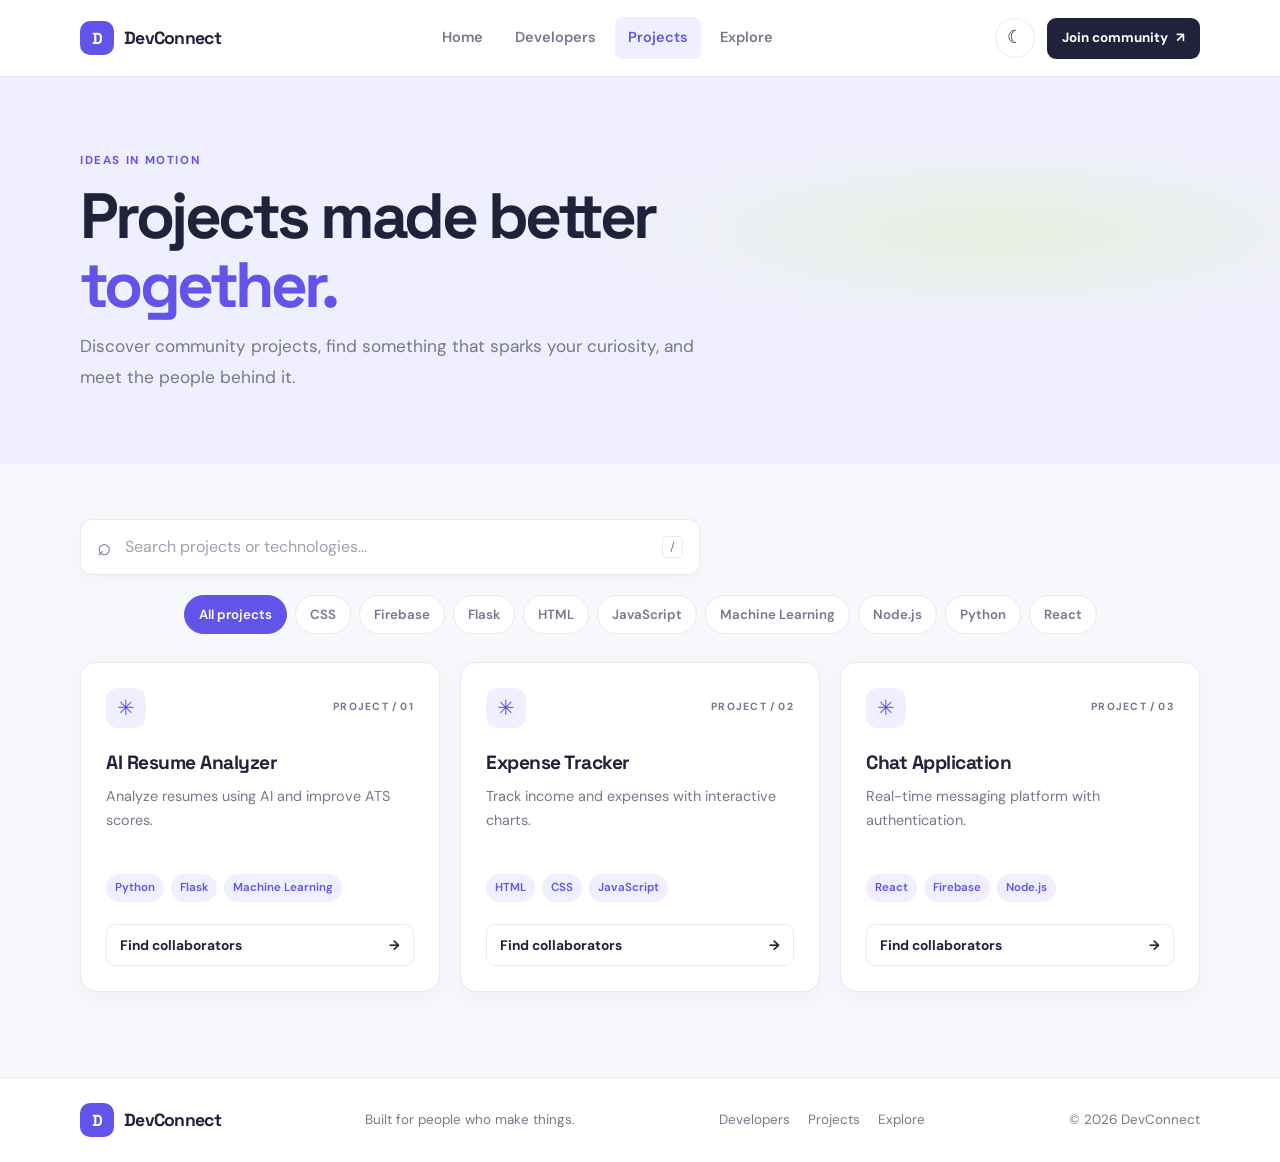
<file: projects.html>
<!DOCTYPE html>
<html lang="en">
<head>
    <meta charset="UTF-8">
    <meta name="viewport" content="width=device-width, initial-scale=1.0">
    <meta name="description" content="Explore projects and find a place to contribute with DevConnect.">
    <title>Projects — DevConnect</title>
    <link rel="preconnect" href="https://fonts.googleapis.com">
    <link rel="preconnect" href="https://fonts.gstatic.com" crossorigin>
    <link href="https://fonts.googleapis.com/css2?family=DM+Sans:wght@400;500;600;700&family=Space+Grotesk:wght@500;600;700&display=swap" rel="stylesheet">
    <link rel="stylesheet" href="css/style.css"><link rel="stylesheet" href="css/navbar.css"><link rel="stylesheet" href="css/cards.css"><link rel="stylesheet" href="css/responsive.css">
</head>
<body>
    <header class="site-header"><nav class="navbar container" aria-label="Main navigation">
        <a class="logo" href="index.html"><span class="logo-mark">D</span><span>DevConnect</span></a>
        <ul class="nav-links"><li><a href="index.html">Home</a></li><li><a href="profile.html">Developers</a></li><li><a class="active" href="projects.html">Projects</a></li><li><a href="search.html">Explore</a></li></ul>
        <div class="nav-actions"><button id="themeToggle" class="theme-btn" type="button" aria-label="Switch to dark theme">☾</button><a class="join-btn" href="index.html#join">Join community <span aria-hidden="true">↗</span></a></div>
    </nav></header>
    <main>
        <section class="page-hero"><div class="container"><p class="eyebrow">IDEAS IN MOTION</p><h1>Projects made better <span>together.</span></h1><p>Discover community projects, find something that sparks your curiosity, and meet the people behind it.</p></div></section>
        <section class="page-content"><div class="container">
            <div class="search-box"><span aria-hidden="true">⌕</span><input id="projectSearch" type="search" placeholder="Search projects or technologies..." aria-label="Search projects"><kbd>/</kbd></div>
            <div id="projectFilters" class="filter-buttons" aria-label="Filter projects by technology"></div>
            <div id="projectGrid" class="project-grid" aria-live="polite"></div>
        </div></section>
    </main>
    <footer class="site-footer"><div class="container footer-inner"><a class="logo footer-logo" href="index.html"><span class="logo-mark">D</span><span>DevConnect</span></a><p>Built for people who make things.</p><div class="footer-links"><a href="profile.html">Developers</a><a href="projects.html">Projects</a><a href="search.html">Explore</a></div><small>© 2026 DevConnect</small></div></footer>
    <script src="js/storage.js"></script><script src="js/projects.js"></script><script src="js/theme.js"></script>
</body>
</html>
</file>
<file: css/style.css>
:root {
    color-scheme: light;
    --primary: #6254e8;
    --primary-dark: #4e42ce;
    --accent: #c9f277;
    --background: #f7f8fc;
    --surface: #ffffff;
    --surface-soft: #f0efff;
    --text: #20213a;
    --muted: #76788c;
    --border: #e8e9f1;
    --shadow: 0 16px 46px rgba(37, 39, 78, .08);
    --heading-font: "Space Grotesk", sans-serif;
}

* {
    box-sizing: border-box;
}

[hidden] {
    display: none !important;
}

html {
    scroll-behavior: smooth;
}

body {
    margin: 0;
    background: var(--background);
    color: var(--text);
    font-family: "DM Sans", sans-serif;
    font-size: 16px;
    line-height: 1.6;
    transition: background-color .2s ease, color .2s ease;
}

body.dark-mode {
    color-scheme: dark;
    --background: #141522;
    --surface: #1d1e2d;
    --surface-soft: #292743;
    --text: #f2f1fa;
    --muted: #a4a5b8;
    --border: #343548;
    --shadow: 0 16px 46px rgba(0, 0, 0, .2);
}

body.modal-open {
    overflow: hidden;
}

a {
    color: inherit;
    text-decoration: none;
}

button,
input,
textarea {
    font: inherit;
}

button,
a {
    -webkit-tap-highlight-color: transparent;
}

button {
    cursor: pointer;
}

img {
    display: block;
    max-width: 100%;
}

.container {
    width: min(1120px, calc(100% - 48px));
    margin-inline: auto;
}

.hero {
    position: relative;
    overflow: hidden;
    min-height: 610px;
    display: flex;
    align-items: center;
    background:
        radial-gradient(ellipse at 75% 46%, rgba(201, 242, 119, .23), transparent 28%),
        linear-gradient(115deg, var(--background) 48%, #f0efff 100%);
}

.dark-mode .hero {
    background:
        radial-gradient(ellipse at 75% 46%, rgba(111, 130, 58, .22), transparent 28%),
        linear-gradient(115deg, var(--background) 48%, #202035 100%);
}

.hero-content {
    display: grid;
    grid-template-columns: 1.05fr .95fr;
    align-items: center;
    gap: 48px;
    padding-block: 70px;
}

.hero-text {
    position: relative;
    z-index: 1;
}

.hero-badge {
    display: inline-flex;
    align-items: center;
    gap: 9px;
    padding: 8px 13px;
    border: 1px solid var(--border);
    border-radius: 999px;
    background: var(--surface);
    color: var(--muted);
    font-size: .82rem;
    font-weight: 600;
}

.status-dot {
    width: 8px;
    height: 8px;
    border-radius: 50%;
    background: #79c64d;
    box-shadow: 0 0 0 4px rgba(121, 198, 77, .15);
}

.hero h1,
.page-hero h1 {
    margin: 23px 0 18px;
    font: 700 clamp(2.8rem, 5vw, 4.65rem)/1.07 var(--heading-font);
    letter-spacing: -.055em;
}

.hero h1 span,
.page-hero h1 span {
    color: var(--primary);
}

.hero-text > p,
.page-hero p:not(.eyebrow) {
    max-width: 560px;
    margin: 0;
    color: var(--muted);
    font-size: 1.08rem;
    line-height: 1.8;
}

.hero-buttons {
    display: flex;
    flex-wrap: wrap;
    gap: 12px;
    margin-top: 30px;
}

.primary-btn,
.secondary-btn {
    display: inline-flex;
    align-items: center;
    justify-content: center;
    gap: 12px;
    min-height: 48px;
    padding: 0 21px;
    border: 1px solid transparent;
    border-radius: 10px;
    font-weight: 700;
    transition: transform .18s ease, background-color .18s ease, box-shadow .18s ease;
}

.primary-btn {
    background: var(--primary);
    color: #fff;
    box-shadow: 0 8px 18px rgba(98, 84, 232, .2);
}

.primary-btn:hover {
    transform: translateY(-2px);
    background: var(--primary-dark);
    box-shadow: 0 12px 24px rgba(98, 84, 232, .25);
}

.secondary-btn {
    border-color: var(--border);
    background: var(--surface);
    color: var(--text);
}

.secondary-btn:hover {
    transform: translateY(-2px);
    border-color: var(--primary);
    color: var(--primary);
}

.hero-proof {
    display: flex;
    align-items: center;
    gap: 12px;
    margin-top: 36px;
    color: var(--muted);
    font-size: .88rem;
}

.avatar-stack {
    display: flex;
    padding-left: 5px;
}

.avatar-stack span {
    display: grid;
    width: 31px;
    height: 31px;
    margin-left: -5px;
    place-items: center;
    border: 2px solid var(--background);
    border-radius: 50%;
    background: #e3dcff;
    color: #5345bd;
    font-size: .61rem;
    font-weight: 700;
}

.avatar-stack span:nth-child(2) { background: #ddf2c0; color: #436a20; }
.avatar-stack span:nth-child(3) { background: #ffdfd3; color: #9c523d; }
.avatar-stack span:nth-child(4) { background: var(--primary); color: #fff; }

.hero-visual {
    position: relative;
    display: grid;
    min-height: 390px;
    place-items: center;
}

.hero-visual > img {
    position: relative;
    z-index: 1;
    width: min(100%, 470px);
    filter: drop-shadow(0 20px 24px rgba(79, 76, 125, .1));
}

.hero-orbit {
    position: absolute;
    width: 360px;
    height: 360px;
    border: 1px solid rgba(98, 84, 232, .13);
    border-radius: 50%;
}

.orbit-two {
    width: 285px;
    height: 285px;
    border-color: rgba(98, 84, 232, .1);
}

.floating-note {
    position: absolute;
    z-index: 2;
    display: flex;
    align-items: center;
    gap: 10px;
    padding: 12px 16px 12px 12px;
    border: 1px solid rgba(232, 233, 241, .8);
    border-radius: 14px;
    background: var(--surface);
    box-shadow: var(--shadow);
}

.note-top { top: 43px; right: -5px; }
.note-bottom { bottom: 40px; left: 0; }
.note-icon { display: grid; width: 34px; height: 34px; place-items: center; border-radius: 10px; background: #f0efff; color: var(--primary); font-size: 1.1rem; }
.note-green { background: #edf8df; color: #558b29; }
.floating-note strong,
.floating-note small { display: block; }
.floating-note strong { font-size: .8rem; }
.floating-note small { color: var(--muted); font-size: .69rem; }

.section-space {
    padding-block: 88px;
}

.section-heading {
    display: flex;
    align-items: end;
    justify-content: space-between;
    gap: 24px;
    margin-bottom: 30px;
}

.eyebrow {
    margin: 0 0 8px;
    color: var(--primary);
    font-size: .72rem;
    font-weight: 700;
    letter-spacing: .14em;
}

.section-heading h2,
.join-banner h2 {
    margin: 0;
    font: 700 clamp(1.8rem, 3vw, 2.45rem)/1.2 var(--heading-font);
    letter-spacing: -.04em;
}

.section-intro {
    margin: 8px 0 0;
    color: var(--muted);
}

.text-link {
    flex: none;
    color: var(--primary);
    font-weight: 700;
}

.text-link span {
    display: inline-block;
    margin-left: 5px;
    transition: transform .18s ease;
}

.text-link:hover span { transform: translateX(4px); }

.search-box {
    display: flex;
    align-items: center;
    gap: 12px;
    width: min(100%, 620px);
    min-height: 56px;
    margin: 0 auto 20px;
    padding: 0 16px;
    border: 1px solid var(--border);
    border-radius: 12px;
    background: var(--surface);
    color: var(--muted);
    box-shadow: 0 5px 16px rgba(37, 39, 78, .03);
}

.search-box > span { font-size: 1.5rem; line-height: 1; }
.search-box input { flex: 1; width: 0; border: 0; outline: 0; background: transparent; color: var(--text); }
.search-box input::placeholder { color: #a0a1b0; }
.search-box kbd { padding: 2px 7px; border: 1px solid var(--border); border-radius: 5px; color: var(--muted); font: .75rem "DM Sans", sans-serif; }

.filter-buttons {
    display: flex;
    flex-wrap: wrap;
    justify-content: center;
    gap: 8px;
    margin: 0 auto 28px;
}

.filter-btn {
    padding: 8px 14px;
    border: 1px solid var(--border);
    border-radius: 999px;
    background: var(--surface);
    color: var(--muted);
    font-size: .83rem;
    font-weight: 600;
    transition: all .18s ease;
}

.filter-btn:hover,
.filter-btn.active {
    border-color: var(--primary);
    background: var(--primary);
    color: #fff;
}

.projects {
    background: var(--surface-soft);
}

.join-banner {
    padding-block: 64px;
    background: var(--primary);
    color: #fff;
}

.join-banner-inner {
    display: flex;
    align-items: center;
    justify-content: space-between;
    gap: 30px;
}

.join-banner .eyebrow { color: var(--accent); }
.join-banner p:not(.eyebrow) { margin: 10px 0 0; color: rgba(255,255,255,.78); }
.join-banner .primary-btn { flex: none; background: var(--accent); color: #25283b; box-shadow: none; }
.join-banner .primary-btn:hover { background: #d7ff91; }

.site-footer {
    padding-block: 25px;
    border-top: 1px solid var(--border);
    background: var(--surface);
}

.footer-inner {
    display: flex;
    align-items: center;
    justify-content: space-between;
    gap: 20px;
}

.footer-inner > p,
.footer-inner small { margin: 0; color: var(--muted); font-size: .84rem; }
.footer-links { display: flex; gap: 18px; color: var(--muted); font-size: .84rem; }
.footer-links a:hover { color: var(--primary); }

.page-hero {
    padding: 75px 0 70px;
    background: radial-gradient(ellipse at 78% 40%, rgba(201, 242, 119, .23), transparent 30%), var(--surface-soft);
}

.page-hero h1 {
    max-width: 760px;
    margin: 12px 0;
    font-size: clamp(2.6rem, 5vw, 4rem);
}

.page-hero p:not(.eyebrow) { max-width: 660px; }
.page-content { min-height: 480px; padding-block: 55px 85px; }
.page-content > .container > .search-box { margin-inline: 0; }
.global-search { width: min(100%, 760px) !important; min-height: 64px; }
.result-summary { margin: 22px 0; color: var(--muted); }
.search-section { margin-top: 44px; }
.search-section-heading { display: flex; align-items: center; gap: 10px; margin-bottom: 18px; }
.search-section-heading h2 { margin: 0; font: 700 1.35rem var(--heading-font); }
.search-section-heading span { display: grid; min-width: 25px; height: 25px; padding-inline: 6px; place-items: center; border-radius: 99px; background: var(--surface-soft); color: var(--muted); font-size: .75rem; }
.empty-inline { margin: 0; padding: 20px; border: 1px dashed var(--border); border-radius: 12px; color: var(--muted); }
.empty-state { grid-column: 1 / -1; padding: 50px 20px; text-align: center; color: var(--muted); }
.empty-state > span { color: var(--primary); font-size: 2rem; }
.empty-state h2,
.empty-state h3 { margin: 8px 0; color: var(--text); font-family: var(--heading-font); }
.empty-state p { margin: 0; }
.error-state { border: 1px solid var(--border); border-radius: 16px; background: var(--surface); }

.profile-detail { overflow: hidden; max-width: 820px; margin: 10px auto 50px; border: 1px solid var(--border); border-radius: 20px; background: var(--surface); box-shadow: var(--shadow); }
.profile-cover { height: 175px; background: radial-gradient(circle at 75% 10%, rgba(201,242,119,.8), transparent 25%), linear-gradient(120deg, #6254e8, #968af5); }
.profile-detail-content { position: relative; padding: 0 45px 42px; }
.profile-detail-avatar { display: grid; width: 112px; height: 112px; margin-top: -56px; margin-bottom: 22px; place-items: center; overflow: hidden; border: 5px solid var(--surface); border-radius: 50%; background: var(--surface-soft); }
.profile-detail-avatar img { width: 100%; height: 100%; object-fit: cover; }
.profile-avatar-fallback { font-size: 2.3rem !important; }
.profile-detail h1 { margin: 0; font: 700 2rem var(--heading-font); }
.profile-about { max-width: 650px; margin: 18px 0; color: var(--muted); }
.profile-location { color: var(--muted); font-size: .9rem; }
.profile-actions { display: flex; flex-wrap: wrap; gap: 10px; margin-top: 26px; }
.profile-actions .primary-btn,
.profile-actions .secondary-btn { min-height: 42px; }
.back-link { display: inline-block; margin-top: 26px; color: var(--primary); font-weight: 600; }

@media (prefers-reduced-motion: reduce) {
    *, *::before, *::after { scroll-behavior: auto !important; animation-duration: .01ms !important; transition-duration: .01ms !important; }
}
</file>
<file: css/navbar.css>
.site-header {
    position: sticky;
    z-index: 20;
    top: 0;
    border-bottom: 1px solid var(--border);
    background: color-mix(in srgb, var(--surface) 92%, transparent);
    backdrop-filter: blur(14px);
}

.navbar {
    display: flex;
    min-height: 76px;
    align-items: center;
    justify-content: space-between;
    gap: 28px;
}

.logo {
    display: inline-flex;
    flex: none;
    align-items: center;
    gap: 10px;
    font: 700 1.1rem var(--heading-font);
    letter-spacing: -.04em;
}

.logo-mark {
    display: grid;
    width: 34px;
    height: 34px;
    place-items: center;
    border-radius: 10px;
    background: var(--primary);
    color: #fff;
    font-size: 1rem;
}

.nav-links {
    display: flex;
    align-items: center;
    gap: 6px;
    margin: 0;
    padding: 0;
    list-style: none;
}

.nav-links a {
    display: block;
    padding: 9px 13px;
    border-radius: 8px;
    color: var(--muted);
    font-size: .91rem;
    font-weight: 600;
    transition: color .18s ease, background .18s ease;
}

.nav-links a:hover,
.nav-links a.active {
    background: var(--surface-soft);
    color: var(--primary);
}

.nav-actions {
    display: flex;
    flex: none;
    align-items: center;
    gap: 12px;
}

.theme-btn {
    display: grid;
    width: 40px;
    height: 40px;
    place-items: center;
    border: 1px solid var(--border);
    border-radius: 50%;
    background: var(--surface);
    color: var(--text);
    font-size: 1.15rem;
    transition: transform .2s ease, border-color .2s ease;
}

.theme-btn:hover {
    transform: rotate(15deg);
    border-color: var(--primary);
}

.join-btn {
    display: inline-flex;
    min-height: 41px;
    align-items: center;
    justify-content: center;
    gap: 8px;
    padding: 0 15px;
    border: 0;
    border-radius: 9px;
    background: var(--text);
    color: var(--surface);
    font-size: .84rem;
    font-weight: 700;
    transition: transform .18s ease, background .18s ease;
}

.join-btn:hover {
    transform: translateY(-1px);
    background: var(--primary);
    color: #fff;
}
</file>
<file: css/cards.css>
.developer-grid,
.project-grid {
    display: grid;
    grid-template-columns: repeat(3, minmax(0, 1fr));
    gap: 20px;
}

.developer-card,
.project-card {
    min-width: 0;
    padding: 25px;
    border: 1px solid var(--border);
    border-radius: 16px;
    background: var(--surface);
    box-shadow: 0 8px 24px rgba(37, 39, 78, .035);
    transition: transform .2s ease, box-shadow .2s ease, border-color .2s ease;
}

.developer-card:hover,
.project-card:hover {
    transform: translateY(-4px);
    border-color: rgba(98, 84, 232, .28);
    box-shadow: var(--shadow);
}

.developer-card { display: flex; flex-direction: column; align-items: center; text-align: center; }
.developer-avatar { display: grid; width: 76px; height: 76px; margin-bottom: 14px; place-items: center; overflow: hidden; border: 4px solid var(--surface-soft); border-radius: 50%; background: var(--surface-soft); }
.developer-avatar img { width: 100%; height: 100%; object-fit: cover; }
.avatar-fallback { display: grid; width: 100%; height: 100%; place-items: center; color: var(--primary); font: 700 1.5rem var(--heading-font); }
.developer-card h3 { margin: 0; font: 700 1.1rem var(--heading-font); letter-spacing: -.02em; }
.developer-role { margin: 4px 0 0; color: var(--primary); font-size: .88rem; font-weight: 700; }
.developer-about { display: -webkit-box; overflow: hidden; min-height: 52px; margin: 13px 0; color: var(--muted); font-size: .88rem; line-height: 1.55; -webkit-box-orient: vertical; -webkit-line-clamp: 2; }

.skills,
.project-tech { display: flex; flex-wrap: wrap; justify-content: center; gap: 7px; }
.skills { margin: 2px 0 20px; }
.skills span,
.project-tech span { padding: 5px 9px; border-radius: 999px; background: var(--surface-soft); color: var(--primary); font-size: .72rem; font-weight: 600; }

.profile-btn,
.project-link {
    display: inline-flex;
    width: 100%;
    min-height: 42px;
    align-items: center;
    justify-content: center;
    gap: 8px;
    margin-top: auto;
    border: 1px solid var(--border);
    border-radius: 9px;
    color: var(--text);
    font-size: .86rem;
    font-weight: 700;
    transition: background .18s ease, border-color .18s ease, color .18s ease;
}

.profile-btn:hover,
.project-link:hover { border-color: var(--primary); background: var(--primary); color: #fff; }

.project-card { display: flex; flex-direction: column; align-items: flex-start; }
.project-card-top { display: flex; width: 100%; align-items: center; justify-content: space-between; margin-bottom: 22px; }
.project-symbol { display: grid; width: 40px; height: 40px; place-items: center; border-radius: 12px; background: var(--surface-soft); color: var(--primary); font-size: 1.3rem; }
.project-id { color: var(--muted); font-size: .65rem; font-weight: 700; letter-spacing: .12em; }
.project-card h3 { margin: 0 0 9px; font: 700 1.2rem var(--heading-font); letter-spacing: -.025em; }
.project-card > p { min-height: 70px; margin: 0 0 20px; color: var(--muted); font-size: .9rem; line-height: 1.7; }
.project-tech { justify-content: flex-start; margin: auto 0 22px; }
.project-link { justify-content: space-between; padding-inline: 13px; }

@media (max-width: 900px) {
    .developer-grid,
    .project-grid { grid-template-columns: repeat(2, minmax(0, 1fr)); }
}
</file>
<file: css/responsive.css>
@media (max-width: 760px) {
    .container { width: min(100% - 32px, 600px); }
    .navbar { min-height: auto; flex-wrap: wrap; gap: 12px; padding-block: 12px; }
    .logo { font-size: 1rem; }
    .nav-links { order: 3; width: 100%; justify-content: space-between; gap: 2px; }
    .nav-links a { padding: 7px 9px; font-size: .82rem; }
    .nav-actions { margin-left: auto; gap: 8px; }
    .theme-btn { width: 36px; height: 36px; }
    .join-btn { min-height: 36px; padding-inline: 11px; font-size: .78rem; }
    .hero { min-height: auto; }
    .hero-content { grid-template-columns: 1fr; gap: 15px; padding-block: 60px 40px; text-align: center; }
    .hero h1 { font-size: clamp(2.7rem, 11vw, 4rem); }
    .hero-text > p { margin-inline: auto; font-size: 1rem; }
    .hero-buttons,
    .hero-proof { justify-content: center; }
    .hero-visual { min-height: 300px; }
    .hero-visual > img { width: min(90%, 380px); }
    .hero-orbit { width: 290px; height: 290px; }
    .orbit-two { width: 225px; height: 225px; }
    .note-top { top: 12px; right: 0; }
    .note-bottom { bottom: 15px; left: 0; }
    .floating-note { padding: 8px 10px; }
    .section-space { padding-block: 62px; }
    .section-heading { align-items: flex-start; flex-direction: column; gap: 14px; }
    .join-banner-inner { align-items: flex-start; flex-direction: column; }
    .footer-inner { flex-wrap: wrap; }
    .footer-inner > p { display: none; }
    .footer-links { order: 3; width: 100%; }
    .page-hero { padding-block: 55px; }
    .page-content { padding-block: 36px 60px; }
}

@media (max-width: 520px) {
    .developer-grid,
    .project-grid { grid-template-columns: 1fr; }
    .developer-card,
    .project-card { padding: 22px; }
    .hero-buttons { align-items: stretch; flex-direction: column; }
    .hero-buttons > * { width: 100%; }
    .hero-visual { min-height: 255px; }
    .hero-orbit { width: 230px; height: 230px; }
    .orbit-two { width: 180px; height: 180px; }
    .floating-note { gap: 7px; }
    .floating-note small { font-size: .62rem; }
    .note-icon { width: 29px; height: 29px; }
    .filter-buttons { justify-content: flex-start; }
    .search-box { min-height: 51px; }
    .search-box kbd { display: none; }
    .profile-detail-content { padding-inline: 22px; }
    .profile-cover { height: 135px; }
    .profile-detail-avatar { width: 94px; height: 94px; margin-top: -47px; }
    .profile-actions > * { flex: 1 1 auto; }
}
</file>
